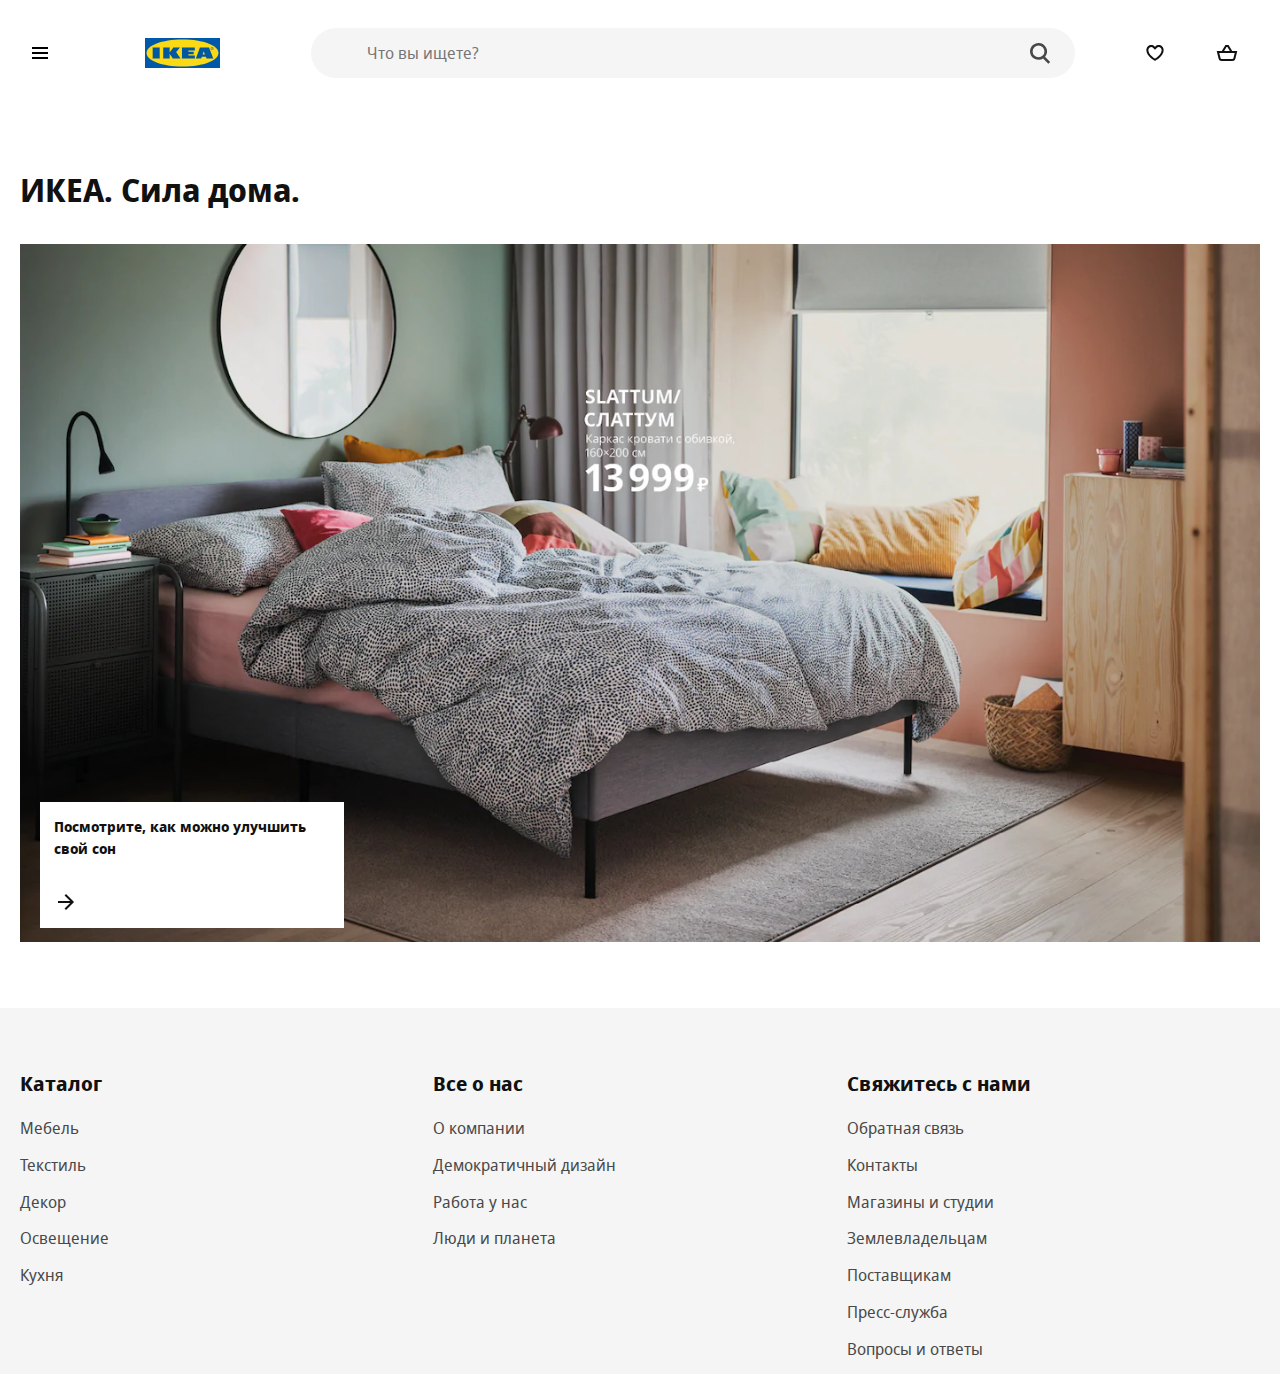
<file: index.html>
<!DOCTYPE html>
<html lang="en">
<head>
    <meta charset="UTF-8">
    <meta name="viewport"
          content="width=device-width, user-scalable=no, initial-scale=1.0, maximum-scale=1.0, minimum-scale=1.0">
    <meta http-equiv="X-UA-Compatible" content="ie=edge">
    <link rel="apple-touch-icon" sizes="180x180" href="favicon/apple-touch-icon.png">
    <link rel="icon" type="image/png" sizes="32x32" href="favicon/favicon-32x32.png">
    <link rel="icon" type="image/png" sizes="16x16" href="favicon/favicon-16x16.png">
    <link rel="mask-icon" href="favicon/safari-pinned-tab.svg" color="#0058ab">
    <meta name="msapplication-TileColor" content="#0058ab">
    <meta name="theme-color" content="#0058ab">
    <title>ИКЕА - официальный интернет-магазин мебели - IKEA</title>
    <link rel="stylesheet" href="styles/styles.css">
    <script src="./scripts/index.js" defer type="module"></script>
    <script src="./scripts/test.js"></script>   
</head>
<body>
<!-- <header>
    <div class="container">
        <div class="header">
            <button class="btn btn-burger" aria-label="открыть меню">
                <svg focusable="false" class="svg-icon" width="24" height="24" viewBox="0 0 24 24" fill="none"
                     xmlns="http://www.w3.org/2000/svg">
                    <path fill-rule="evenodd" clip-rule="evenodd"
                          d="M20 8H4V6H20V8ZM20 13H4V11H20V13ZM20 18H4V16H20V18Z"></path>
                </svg>
            </button>
            <a href="index.html" class="logo">
                <img src="image/ikea-logo.svg" alt="Логотип">
            </a>
            <form class="search" method="get" action="goods.html">
                <input type="search" name="s" maxlength="150" class="search-input" spellcheck="false"
                       aria-label="Искать товары, новинки и вдохновение"
                       aria-placeholder="Искать товары, новинки и вдохновение" placeholder="Что вы ищете?"
                       autocapitalize="off" autocomplete="off" autocorrect="off">
                <button type="submit" class="btn search-btn" aria-label="найти"></button>
            </form>
            <a href="goods.html?cat=wishlist" class="btn btn-wishlist">
                <svg focusable="false" class="svg-icon" width="24" height="24" viewBox="0 0 24 24" fill="none"
                     xmlns="http://www.w3.org/2000/svg">
                    <path fill-rule="evenodd" clip-rule="evenodd"
                          d="M12.336 5.52055C14.2336 3.62376 17.3096 3.62401 19.2069 5.52129C20.2067 6.52115 20.6796 7.85005 20.6259 9.15761C20.6151 12.2138 18.4184 14.8654 16.4892 16.6366C15.4926 17.5517 14.5004 18.2923 13.7593 18.8036C13.3879 19.0598 13.0771 19.2601 12.8574 19.3973C12.7475 19.466 12.6601 19.519 12.5992 19.5555C12.5687 19.5737 12.5448 19.5879 12.5279 19.5978L12.5079 19.6094L12.502 19.6129L12.5001 19.614C12.5001 19.614 12.4989 19.6147 11.9999 18.748C11.501 19.6147 11.5005 19.6144 11.5005 19.6144L11.4979 19.6129L11.4919 19.6094L11.472 19.5978C11.4551 19.5879 11.4312 19.5737 11.4007 19.5555C11.3397 19.519 11.2524 19.466 11.1425 19.3973C10.9227 19.2601 10.612 19.0598 10.2405 18.8036C9.49947 18.2923 8.50726 17.5517 7.51063 16.6366C5.58146 14.8654 3.38477 12.2139 3.37399 9.15765C3.32024 7.85008 3.79314 6.52117 4.79301 5.52129C6.69054 3.62376 9.76704 3.62376 11.6646 5.52129L11.9993 5.856L12.3353 5.52129L12.336 5.52055ZM11.9999 18.748L11.5005 19.6144L11.9999 19.9019L12.4989 19.6147L11.9999 18.748ZM11.9999 17.573C12.1727 17.462 12.384 17.3226 12.6236 17.1573C13.3125 16.6821 14.2267 15.9988 15.1366 15.1634C17.0157 13.4381 18.6259 11.2919 18.6259 9.13506V9.11213L18.627 9.08922C18.6626 8.31221 18.3844 7.52727 17.7926 6.9355C16.6762 5.81903 14.866 5.81902 13.7495 6.9355L13.7481 6.93689L11.9965 8.68166L10.2504 6.9355C9.13387 5.81903 7.3237 5.81903 6.20722 6.9355C5.61546 7.52727 5.33724 8.31221 5.3729 9.08922L5.37395 9.11213V9.13507C5.37395 11.2919 6.98418 13.4381 8.86325 15.1634C9.77312 15.9988 10.6874 16.6821 11.3762 17.1573C11.6159 17.3226 11.8271 17.462 11.9999 17.573Z"></path>
                </svg>
            </a>
            <a href="cart.html" class="btn btn-cart">
                <svg focusable="false" class="svg-icon svg-cart" width="24" height="24" viewBox="0 0 24 24" fill="none"
                     xmlns="http://www.w3.org/2000/svg" style="display: block;">
                    <path fill-rule="evenodd" clip-rule="evenodd"
                          d="M10.9994 4H10.4373L10.1451 4.48017L6.78803 9.99716H3.00001H1.71924L2.02987 11.2397L3.65114 17.7248C3.98501 19.0603 5.18497 19.9972 6.56157 19.9972L17.4385 19.9972C18.8151 19.9972 20.015 19.0603 20.3489 17.7248L21.9702 11.2397L22.2808 9.99716H21H17.2113L13.8539 4.48014L13.5618 4H12.9997H12.0004H10.9994ZM14.8701 9.99716L12.4376 6H12.0004H11.5615L9.12921 9.99716H14.8701ZM5.59142 17.2397L4.28079 11.9972H19.7192L18.4086 17.2397C18.2973 17.6849 17.8973 17.9972 17.4385 17.9972L6.56157 17.9972C6.1027 17.9972 5.70272 17.6849 5.59142 17.2397Z"></path>
                </svg>
            </a>
        </div>
    </div>
</header> -->
<main>
    <div class="container">
        <h1 class="main-header">ИКЕА. Сила дома.</h1>
        <aside class="offer">
            <a href="card.html#idd059">
                <picture>
                    <source srcset="image/b47e07ee97fd5f9bf030d258d462a945.webp" type="image/webp">
                    <img src="image/b47e07ee97fd5f9bf030d258d462a945.jpg" alt="СЛАТТУМ">
                </picture>

            </a>
            <a class="offer-extra" href="goods.html?subcat=Кровати">
                <p>Посмотрите, как можно улучшить свой сон</p>
                <svg focusable="false" viewBox="0 0 24 24" class="offer-arrow" aria-hidden="true">
                    <path fill-rule="evenodd" clip-rule="evenodd"
                          d="M19.2937 12.7074L20.0008 12.0003L19.2938 11.2932L12.0008 3.99927L10.5865 5.41339L16.1727 11.0003H4V13.0003H16.1723L10.5855 18.5868L11.9996 20.0011L19.2937 12.7074Z"></path>
                </svg>
            </a>
        </aside>
    </div>
</main>
<!-- <footer>
    <div class="container">
        <div class="footer">
            <div class="footer-catalog">
                <h2 class="footer-header">Каталог</h2>
                <ul>
                    <li class="footer-list"><a href="goods.html?cat=Мебель">Мебель</a></li>
                    <li class="footer-list"><a href="goods.html?cat=Кухня">Кухня</a></li>
                    <li class="footer-list"><a href="goods.html?cat=Текстиль">Текстиль</a></li>
                    <li class="footer-list"><a href="goods.html?cat=Освещение">Освещение</a></li>
                    <li class="footer-list"><a href="goods.html?cat=Декор">Декор</a></li>
                </ul>
            </div>
            <div class="footer-about">
                <h2 class="footer-header">Все о нас</h2>
                <ul>
                    <li class="footer-list"><a href="#">О компании</a></li>
                    <li class="footer-list"><a href="#">Демократичный дизайн</a></li>
                    <li class="footer-list"><a href="#">Работа у нас</a></li>
                    <li class="footer-list"><a href="#">Люди и планета</a></li>
                </ul>
            </div>
            <div class="footer-connection">
                <h2 class="footer-header">Свяжитесь с нами</h2>
                <ul>
                    <li class="footer-list"><a href="#">Обратная связь</a></li>
                    <li class="footer-list"><a href="#">Контакты</a></li>
                    <li class="footer-list"><a href="#">Магазины и студии</a></li>
                    <li class="footer-list"><a href="#">Землевладельцам</a></li>
                    <li class="footer-list"><a href="#">Поставщикам</a></li>
                    <li class="footer-list"><a href="#">Пресс-служба</a></li>
                    <li class="footer-list"><a href="#">Вопросы и ответы</a></li>
                </ul>
            </div>
        </div>
    </div>

</footer> -->

<!-- <div class="catalog">
    <button type="button" class="btn btn-close catalog-btn" id="hnf-menu-close-btn" aria-expanded="true"
            title="Закрыть меню" aria-label="Закрыть меню">
        <svg focusable="false" class="svg-icon" width="24" height="24" viewBox="0 0 24 24" fill="none"
             xmlns="http://www.w3.org/2000/svg">
            <path fill-rule="evenodd" clip-rule="evenodd"
                  d="M12.0002 13.4144L16.9499 18.3642L18.3642 16.9499L13.4144 12.0002L18.3642 7.05044L16.95 5.63623L12.0002 10.586L7.05044 5.63623L5.63623 7.05044L10.586 12.0002L5.63624 16.9499L7.05046 18.3642L12.0002 13.4144Z"></path>
        </svg>
    </button>
    <h2>Каталог</h2>
    <ul class="catalog-list">
        <li class="catalog-list__item active"><a href="goods.html?cat=Мебель">Мебель</a></li>
        <li class="catalog-list__item"><a href="goods.html?cat=Кухня">Кухня</a></li>
        <li class="catalog-list__item"><a href="goods.html?cat=Текстиль">Текстиль</a></li>
        <li class="catalog-list__item"><a href="goods.html?cat=Освещение">Освещение</a></li>
        <li class="catalog-list__item"><a href="goods.html?cat=Декор">Декор</a></li>
    </ul>


</div> -->

<!-- <div class="subcatalog">
    <button type="button" class="btn btn-return catalog-btn" aria-expanded="true" title="Закрыть меню"
            aria-label="Закрыть меню">
        <svg focusable="false" class="svg-icon  hnf-svg-icon" width="24" height="24" viewBox="0 0 24 24" fill="none"
             xmlns="http://www.w3.org/2000/svg">
            <path fill-rule="evenodd" clip-rule="evenodd"
                  d="M4.70613 11.2927L3.99902 11.9997L4.70606 12.7069L11.999 20.0008L13.4133 18.5867L7.82744 13.0001H19.9999V11.0001H7.82729L13.4144 5.41328L12.0002 3.99902L4.70613 11.2927Z"></path>
        </svg>
    </button>
    <h3 class="subcatalog-header"><a href="goods.html?cat=Мебель"></a></h3>
    <ul class="subcatalog-list">
        <li class="subcatalog-list__item"><a href="goods.html?subcat=Диваны">Диваны</a></li>
        <li class="subcatalog-list__item"><a href="goods.html?subcat=Кресла">Кресла</a></li>
        <li class="subcatalog-list__item"><a href="goods.html?subcat=Книжные шкафы">Книжные шкафы</a></li>
        <li class="subcatalog-list__item"><a href="goods.html?subcat=Стеллажи">Стеллажи</a></li>
        <li class="subcatalog-list__item"><a href="goods.html?subcat=Шкаф для ТВ">Шкаф для ТВ</a></li>
        <li class="subcatalog-list__item"><a href="goods.html?subcat=Кровати">Кровати</a></li>
        <li class="subcatalog-list__item"><a href="goods.html?subcat=Комоды">Комоды</a></li>
        <li class="subcatalog-list__item"><a href="goods.html?subcat=Столы">Столы</a></li>
        <li class="subcatalog-list__item"><a href="goods.html?subcat=Письменные столы">Письменные столы</a></li>
        <li class="subcatalog-list__item">
            <a href="goods.html?subcat=Стулья для письменного стола">Стулья для письменного стола</a></li>
    </ul>
</div> -->

<div class="overlay"></div>

<!-- <script src="./scripts/generateHeader.js"></script> -->
<!-- <script src="./scripts/generateCatalog.js"></script>
<script src="./scripts/generateSubCatalog.js"></script>
<script src="./scripts/generateFooter.js"></script>
<script src="./scripts/index.js" type="module"></script> -->
</body>
</html>
</file>
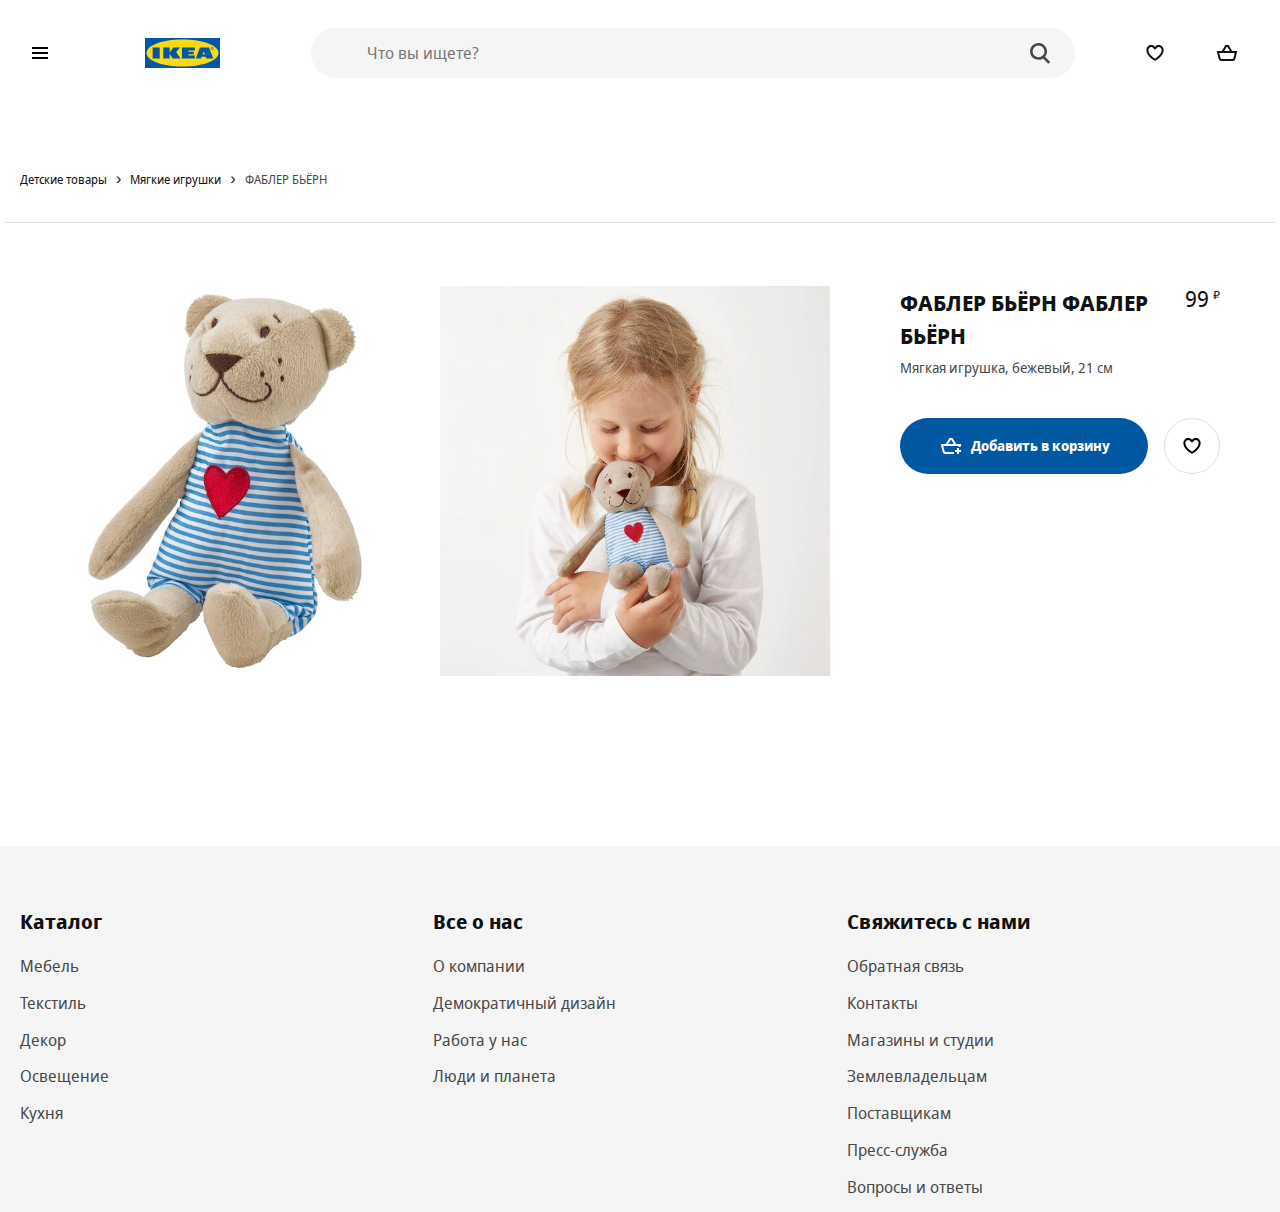
<file: card.html>
<!DOCTYPE html>
<html lang="en">
<head>
	<meta charset="UTF-8">
	<meta name="viewport" content="width=device-width, user-scalable=no, initial-scale=1.0, maximum-scale=1.0, minimum-scale=1.0">
	<meta http-equiv="X-UA-Compatible" content="ie=edge">
	<link rel="apple-touch-icon" sizes="180x180" href="favicon/apple-touch-icon.png">
	<link rel="icon" type="image/png" sizes="32x32" href="favicon/favicon-32x32.png">
	<link rel="icon" type="image/png" sizes="16x16" href="favicon/favicon-16x16.png">
	<link rel="mask-icon" href="favicon/safari-pinned-tab.svg" color="#0058ab">
	<meta name="msapplication-TileColor" content="#0058ab">
	<meta name="theme-color" content="#0058ab">
	<title>Детские игрушки - IKEA</title>
	<link rel="stylesheet" href="styles/styles.css">
	<script src="./scripts/index.js" defer type="module"></script>
</head>
<body>
<main>
	<div class="container">
		<div class="breadcrumb">
			<nav role="navigation" aria-label="Breadcrumb" class="breadcrumb__nav">
				<ul class="breadcrumb__list">

					<li class="breadcrumb__list-item">
						<a href="goods.html?cat=Детские товары" class="breadcrumb__link"><span>Детские товары</span></a>
					</li>

					<li class="breadcrumb__list-item">
						<a href="goods.html?cat=Мягкие игрушки" class="breadcrumb__link"><span>Мягкие игрушки</span></a>
					</li>

					<li class="breadcrumb__list-item">
						<a href="#" class="breadcrumb__link"><span>ФАБЛЕР БЬЁРН</span></a>
					</li>

				</ul>
			</nav>
		</div>

		<div class="good wrapper">
			<div class="good-images">
				<div class="good-image__item">
					<img src="image/fabler-byorn-myagkaya-igrushka-bezhevyy__0710165_PE727396_S5.jpg" alt="">
				</div>
				<div class="good-image__item">
					<img src="image/fabler-byorn-myagkaya-igrushka-bezhevyy__0876865_PE611124_S5.jpg" alt="">
				</div>
			</div>
			<div class="good-item"> <!-- not-in-stock - нет в наличии-->
				<p class="good-item__new">Новинка</p>

				<div class="good-item__section">
					<div>
						<h2 class="good-item__header">ФАБЛЕР БЬЁРН ФАБЛЕР БЬЁРН</h2>
						<p class="good-item__description">Мягкая игрушка, бежевый, 21 см</p>

					</div>
					<p class="good-item__price">
						<span class="good-item__empty">Нет в наличии</span>
						<span class="good-item__price-value">99</span>
						<span class="good-item__currency">₽</span>
					</p>

				</div>
				<div class="good-item__buttons">
					<button type="button" class="btn btn-good" data-idd="idd001">
						<svg focusable="false" viewBox="0 0 24 24" class="btn-good-svg" aria-hidden="true">
							<path fill-rule="evenodd" clip-rule="evenodd" d="M10.4372 4H10.9993H12.0003H12.9996H13.5616L13.8538 4.48014L17.2112 9.99713H21H22.2806L21.9702 11.2396L21.5303 13H19.4688L19.7194 11.9971H4.28079L5.59143 17.2397C5.70272 17.6848 6.1027 17.9971 6.56157 17.9971H15V19.9971H6.56157C5.18496 19.9971 3.98502 19.0602 3.65114 17.7247L2.02987 11.2397L1.71924 9.99713H3.00002H6.78793L10.145 4.48017L10.4372 4ZM12.4375 6L14.87 9.99713H9.12911L11.5614 6H12.0003H12.4375ZM17.9961 16V14H19.9961V16H21.9961V18H19.9961V20H17.9961V18H15.9961V16H17.9961Z"></path>
						</svg>

						<span class="btn-good__label">Добавить в корзину</span>
					</button>
					<button type="button" class="btn btn-add-wishlist" data-idd="idd001">
						<svg focusable="false" viewBox="0 0 24 24" class="btn-add-wishlist__svg" aria-hidden="true">
							<path fill-rule="evenodd" clip-rule="evenodd" d="M12.336 5.52055C14.2336 3.62376 17.3096 3.62401 19.2069 5.52129C20.2067 6.52115 20.6796 7.85005 20.6259 9.15761C20.6151 12.2138 18.4184 14.8654 16.4892 16.6366C15.4926 17.5517 14.5004 18.2923 13.7593 18.8036C13.3879 19.0598 13.0771 19.2601 12.8574 19.3973C12.7475 19.466 12.6601 19.519 12.5992 19.5555C12.5687 19.5737 12.5448 19.5879 12.5279 19.5978L12.5079 19.6094L12.502 19.6129L12.5001 19.614C12.5001 19.614 12.4989 19.6147 11.9999 18.748C11.501 19.6147 11.5005 19.6144 11.5005 19.6144L11.4979 19.6129L11.4919 19.6094L11.472 19.5978C11.4551 19.5879 11.4312 19.5737 11.4007 19.5555C11.3397 19.519 11.2524 19.466 11.1425 19.3973C10.9227 19.2601 10.612 19.0598 10.2405 18.8036C9.49947 18.2923 8.50726 17.5517 7.51063 16.6366C5.58146 14.8654 3.38477 12.2139 3.37399 9.15765C3.32024 7.85008 3.79314 6.52117 4.79301 5.52129C6.69054 3.62376 9.76704 3.62376 11.6646 5.52129L11.9993 5.856L12.3353 5.52129L12.336 5.52055ZM11.9999 18.748L11.5005 19.6144L11.9999 19.9019L12.4989 19.6147L11.9999 18.748ZM11.9999 17.573C12.1727 17.462 12.384 17.3226 12.6236 17.1573C13.3125 16.6821 14.2267 15.9988 15.1366 15.1634C17.0157 13.4381 18.6259 11.2919 18.6259 9.13506V9.11213L18.627 9.08922C18.6626 8.31221 18.3844 7.52727 17.7926 6.9355C16.6762 5.81903 14.866 5.81902 13.7495 6.9355L13.7481 6.93689L11.9965 8.68166L10.2504 6.9355C9.13387 5.81903 7.3237 5.81903 6.20722 6.9355C5.61546 7.52727 5.33724 8.31221 5.3729 9.08922L5.37395 9.11213V9.13507C5.37395 11.2919 6.98418 13.4381 8.86325 15.1634C9.77312 15.9988 10.6874 16.6821 11.3762 17.1573C11.6159 17.3226 11.8271 17.462 11.9999 17.573Z"></path>
						</svg>
					</button>
				</div>

			</div>
		</div>


	</div>
</main>
</body>
</html>
</file>
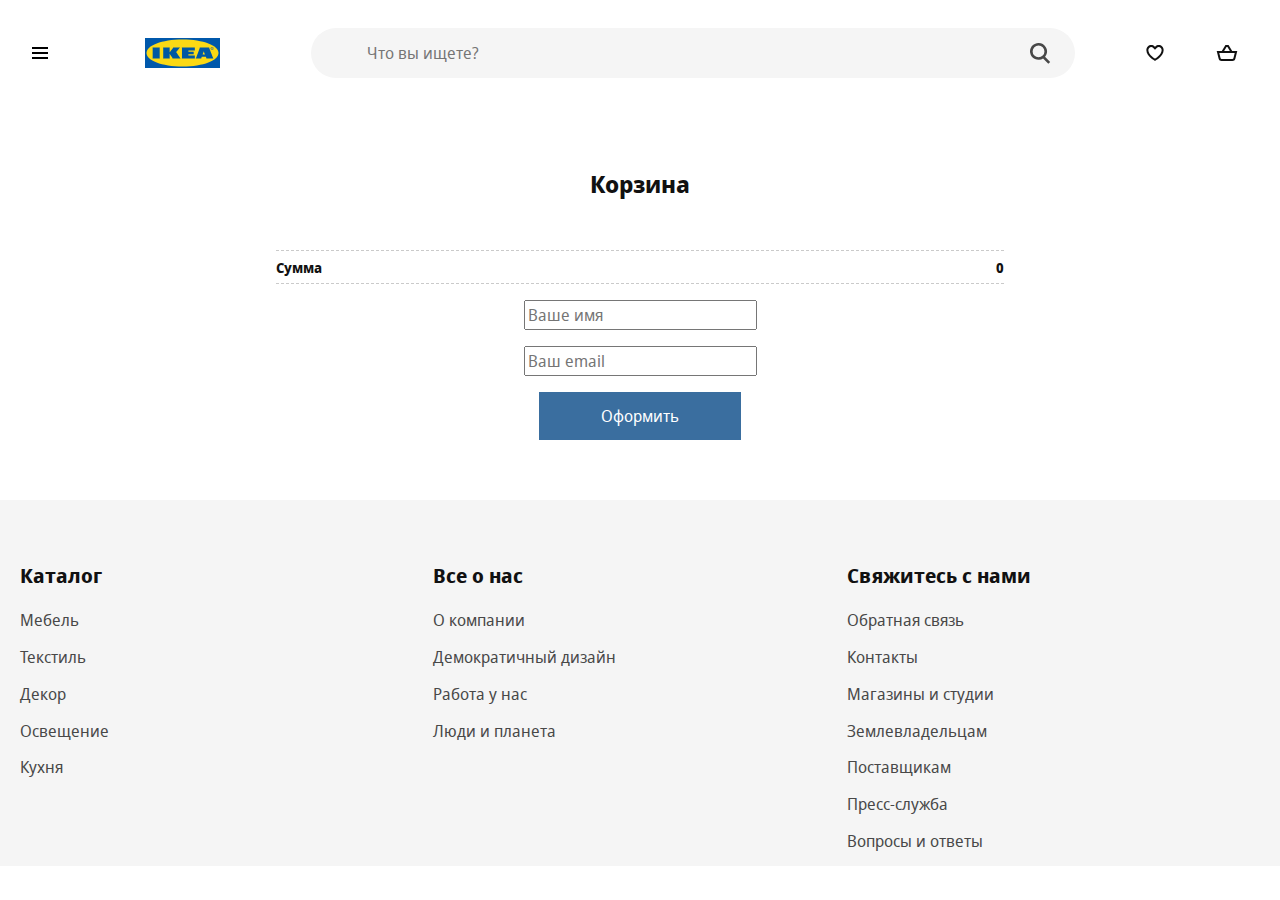
<file: cart.html>
<!DOCTYPE html>
<html lang="en">
<head>
	<meta charset="UTF-8">
	<meta name="viewport" content="width=device-width, user-scalable=no, initial-scale=1.0, maximum-scale=1.0, minimum-scale=1.0">
	<meta http-equiv="X-UA-Compatible" content="ie=edge">
	<link rel="apple-touch-icon" sizes="180x180" href="favicon/apple-touch-icon.png">
	<link rel="icon" type="image/png" sizes="32x32" href="favicon/favicon-32x32.png">
	<link rel="icon" type="image/png" sizes="16x16" href="favicon/favicon-16x16.png">
	<link rel="mask-icon" href="favicon/safari-pinned-tab.svg" color="#0058ab">
	<meta name="msapplication-TileColor" content="#0058ab">
	<meta name="theme-color" content="#0058ab">
	<title>Корзина - IKEA</title>
	<link rel="stylesheet" href="styles/styles.css">
	<script src="./scripts/index.js" defer type="module"></script>
</head>
<body>
<main>
	<div class="container cart-wrapper">
		<h2 class="cart-header">Корзина</h2>
		<ul class="cart-list">
			<li class="cart-item">
				<div class="product">
					<div class="product__image-container">
						<img src="https://secure.ikea.com/ru/ru/images/products/fabler-b-ern-magkaa-igruska__0710165_PE727396_S3.JPG" alt="IKEA ФАБЛЕР БЬЁРН Мягкая игрушка" aria-describedby="aria_product_description_40366083" itemprop="image">
					</div>
					<div class="product__description">
						<h3 class="product__name">
							<a href="card.html#idd001">ФАБЛЕР БЬЁРН</a></h3>
						<p class="product_description-text">Мягкая игрушка, бежевый, 21 см</p>
					</div>
					<div class="product__prices">
						<div class="product__price-type product__price-type-regular">
							<div>
								<div class="product__total product__total-regular">99.-</div>
								<!--    <div class="product__price-regular">99.-</div>  -->
							</div>
						</div>
					</div>
					<div class="product__controls">

						<div class="product-controls__remove">
							<button type="button" class="btn btn-remove">
								<img src="image/remove-thin-24.16c1cc7a.svg" alt="Удалить товар">
							</button>
						</div>
						<div class="product-controls__quantity">
							<select title="Выберите количество" aria-label="Выберите количество">
								<option value="1">1</option>
								<option value="2">2</option>
								<option value="3">3</option>
								<option value="4">4</option>
								<option value="5">5</option>

							</select>
						</div>
					</div>
				</div>
			</li>
			<li class="cart-item">
				<div class="product">
					<div class="product__image-container">
						<img src="https://secure.ikea.com/ru/ru/images/products/fabler-b-ern-magkaa-igruska__0710165_PE727396_S3.JPG" alt="IKEA ФАБЛЕР БЬЁРН Мягкая игрушка" aria-describedby="aria_product_description_40366083" itemprop="image">
					</div>
					<div class="product__description">
						<h3 class="product__name">
							<a href="card.html#idd001">ФАБЛЕР БЬЁРН</a></h3>
						<p class="product_description-text">Мягкая игрушка, бежевый, 21 см</p>
					</div>
					<div class="product__prices">
						<div class="product__price-type product__price-type-regular">
							<div>
								<div class="product__total product__total-regular">99.-</div>
								<!--    <div class="product__price-regular">99.-</div>  -->
							</div>
						</div>
					</div>
					<div class="product__controls">

						<div class="product-controls__remove">
							<button type="button" class="btn btn-remove">
								<img src="image/remove-thin-24.16c1cc7a.svg" alt="Удалить товар">
							</button>
						</div>
						<div class="product-controls__quantity">
							<select title="Выберите количество" aria-label="Выберите количество">
								<option value="1">1</option>
								<option value="2">2</option>
								<option value="3">3</option>
								<option value="4">4</option>
								<option value="5">5</option>

							</select>
						</div>
					</div>
				</div>
			</li>
			<li class="cart-item">
				<div class="product">
					<div class="product__image-container">
						<img src="https://secure.ikea.com/ru/ru/images/products/fabler-b-ern-magkaa-igruska__0710165_PE727396_S3.JPG" alt="IKEA ФАБЛЕР БЬЁРН Мягкая игрушка" aria-describedby="aria_product_description_40366083" itemprop="image">
					</div>
					<div class="product__description">
						<h3 class="product__name">
							<a href="card.html#idd001">ФАБЛЕР БЬЁРН</a></h3>
						<p class="product_description-text">Мягкая игрушка, бежевый, 21 см</p>
					</div>
					<div class="product__prices">
						<div class="product__price-type product__price-type-regular">
							<div>
								<div class="product__total product__total-regular">99.-</div>
								<!--    <div class="product__price-regular">99.-</div>  -->
							</div>
						</div>
					</div>
					<div class="product__controls">

						<div class="product-controls__remove">
							<button type="button" class="btn btn-remove">
								<img src="image/remove-thin-24.16c1cc7a.svg" alt="Удалить товар">
							</button>
						</div>
						<div class="product-controls__quantity">
							<select title="Выберите количество" aria-label="Выберите количество">
								<option value="1">1</option>
								<option value="2">2</option>
								<option value="3">3</option>
								<option value="4">4</option>
								<option value="5">5</option>

							</select>
						</div>
					</div>
				</div>
			</li>
		</ul>
		<div class="cart-total">
			<span class="cart-total-label">Сумма</span>
			<span class="cart-total-price">297.-</span>
		</div>

		<form id="form" class="cart-form">
			<label>
				<input type="text" name="name" placeholder="Ваше имя">
			</label>
			<label>
				<input type="email" name="email" placeholder="Ваш email">
			</label>
			<button type="submit" class="cart-checkout">Оформить</button>
		</form>
	</div>
</main>
</body>
</html>
</file>
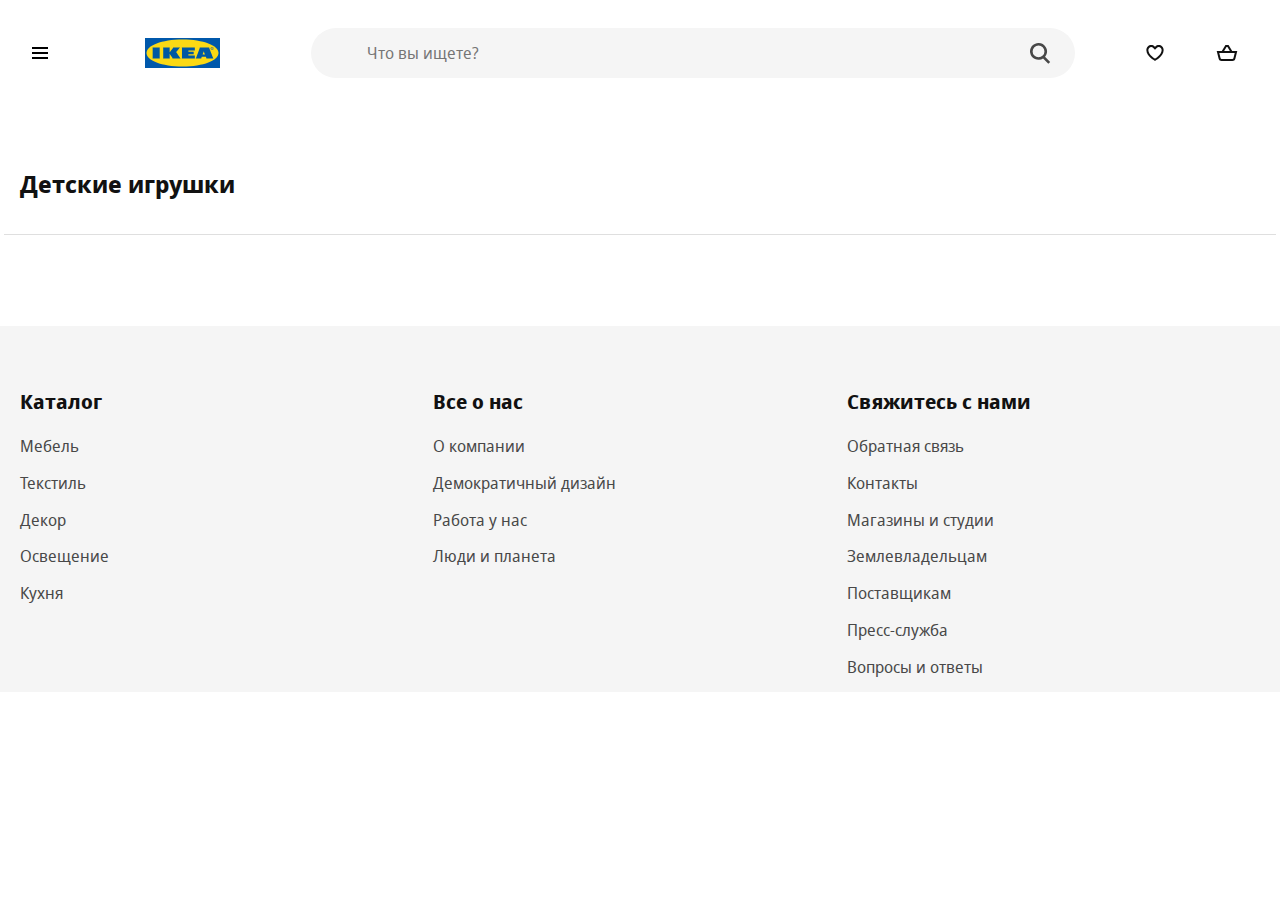
<file: goods.html>
<!DOCTYPE html>
<html lang="en">
<head>
	<meta charset="UTF-8">
	<meta name="viewport" content="width=device-width, user-scalable=no, initial-scale=1.0, maximum-scale=1.0, minimum-scale=1.0">
	<meta http-equiv="X-UA-Compatible" content="ie=edge">
	<link rel="apple-touch-icon" sizes="180x180" href="favicon/apple-touch-icon.png">
	<link rel="icon" type="image/png" sizes="32x32" href="favicon/favicon-32x32.png">
	<link rel="icon" type="image/png" sizes="16x16" href="favicon/favicon-16x16.png">
	<link rel="mask-icon" href="favicon/safari-pinned-tab.svg" color="#0058ab">
	<meta name="msapplication-TileColor" content="#0058ab">
	<meta name="theme-color" content="#0058ab">
	<title>Детские игрушки - IKEA</title>
	<link rel="stylesheet" href="styles/styles.css">
	<script src="./scripts/index.js" defer type="module"></script>
</head>
<body>
<main>
	<div class="container">
		<h2 class="main-header">Детские игрушки</h2>
		<div class="goods wrapper">
			<ul class="goods-list">
				<!-- <li class="goods-list__item">
					<a class="goods-item__link" href="card.html#idd001">
						<article class="goods-item">
							<div class="goods-item__img">
								<img src="https://www.ikea.com/ru/ru/images/products/fabler-byorn-myagkaya-igrushka-bezhevyy__0710165_PE727396_S5.JPG"
									 data-second-image="https://www.ikea.com/ru/ru/images/products/fabler-byorn-myagkaya-igrushka-bezhevyy__0876876_PE611263_S5.JPG" alt="ФАБЛЕР БЬЁРН">
							</div>
							<p class="goods-item__new">Новинка</p>
							<h3 class="goods-item__header">ФАБЛЕР БЬЁРН</h3>
							<p class="goods-item__description">Мягкая игрушка, бежевый, 21 см</p>
							<p class="goods-item__price">
								<span class="goods-item__price-value">99</span>
								<span class="goods-item__currency"> ₽</span>
							</p>
							<button class="btn btn-add-card" aria-label="Добравить в корзину" data-idd="idd001"></button>
						</article>
					</a>
				</li>
				<li class="goods-list__item">
					<a class="goods-item__link" href="card.html#idd001">
						<article class="goods-item">
							<div class="goods-item__img">
								<img src="https://www.ikea.com/ru/ru/images/products/fabler-byorn-myagkaya-igrushka-bezhevyy__0710165_PE727396_S5.JPG"
									 data-second-image="https://www.ikea.com/ru/ru/images/products/fabler-byorn-myagkaya-igrushka-bezhevyy__0876876_PE611263_S5.JPG" alt="ФАБЛЕР БЬЁРН">
							</div>
							<h3 class="goods-item__header">ФАБЛЕР БЬЁРН</h3>
							<p class="goods-item__description">Мягкая игрушка, бежевый, 21 см</p>
							<p class="goods-item__price">
								<span class="goods-item__price-value">99</span>
								<span class="goods-item__currency"> ₽</span>
							</p>
							<button class="btn btn-add-card" aria-label="Добравить в корзину" data-idd="idd001"></button>
						</article>
					</a>
				</li>
				<li class="goods-list__item">
					<a class="goods-item__link" href="card.html#idd001">
						<article class="goods-item">
							<div class="goods-item__img">
								<img src="https://www.ikea.com/ru/ru/images/products/fabler-byorn-myagkaya-igrushka-bezhevyy__0710165_PE727396_S5.JPG"
									 data-second-image="https://www.ikea.com/ru/ru/images/products/fabler-byorn-myagkaya-igrushka-bezhevyy__0876876_PE611263_S5.JPG" alt="ФАБЛЕР БЬЁРН">
							</div>
							<h3 class="goods-item__header">ФАБЛЕР БЬЁРН</h3>
							<p class="goods-item__description">Мягкая игрушка, бежевый, 21 см</p>
							<p class="goods-item__price">
								<span class="goods-item__price-value">99</span>
								<span class="goods-item__currency"> ₽</span>
							</p>
							<button class="btn btn-add-card" aria-label="Добравить в корзину" data-idd="idd001"></button>
						</article>
					</a>
				</li>
				<li class="goods-list__item">
					<a class="goods-item__link" href="card.html#idd001">
						<article class="goods-item">
							<div class="goods-item__img">
								<img src="https://www.ikea.com/ru/ru/images/products/fabler-byorn-myagkaya-igrushka-bezhevyy__0710165_PE727396_S5.JPG"
									 data-second-image="https://www.ikea.com/ru/ru/images/products/fabler-byorn-myagkaya-igrushka-bezhevyy__0876876_PE611263_S5.JPG" alt="ФАБЛЕР БЬЁРН">
							</div>
							<h3 class="goods-item__header">ФАБЛЕР БЬЁРН</h3>
							<p class="goods-item__description">Мягкая игрушка, бежевый, 21 см</p>
							<p class="goods-item__price">
								<span class="goods-item__price-value">99</span>
								<span class="goods-item__currency"> ₽</span>
							</p>
							<button class="btn btn-add-card" aria-label="Добравить в корзину" data-idd="idd001"></button>
						</article>
					</a>
				</li>
				<li class="goods-list__item">
					<a class="goods-item__link" href="card.html#idd001">
						<article class="goods-item">
							<div class="goods-item__img">
								<img src="https://www.ikea.com/ru/ru/images/products/fabler-byorn-myagkaya-igrushka-bezhevyy__0710165_PE727396_S5.JPG"
									 data-second-image="https://www.ikea.com/ru/ru/images/products/fabler-byorn-myagkaya-igrushka-bezhevyy__0876876_PE611263_S5.JPG" alt="ФАБЛЕР БЬЁРН">
							</div>
							<h3 class="goods-item__header">ФАБЛЕР БЬЁРН</h3>
							<p class="goods-item__description">Мягкая игрушка, бежевый, 21 см</p>
							<p class="goods-item__price">
								<span class="goods-item__price-value">99</span>
								<span class="goods-item__currency"> ₽</span>
							</p>
							<button class="btn btn-add-card" aria-label="Добравить в корзину" data-idd="idd001"></button>
						</article>
					</a>
				</li>
				<li class="goods-list__item">
					<a class="goods-item__link" href="card.html#idd001">
						<article class="goods-item">
							<div class="goods-item__img">
								<img src="https://www.ikea.com/ru/ru/images/products/fabler-byorn-myagkaya-igrushka-bezhevyy__0710165_PE727396_S5.JPG"
									 data-second-image="https://www.ikea.com/ru/ru/images/products/fabler-byorn-myagkaya-igrushka-bezhevyy__0876876_PE611263_S5.JPG" alt="ФАБЛЕР БЬЁРН">
							</div>
							<h3 class="goods-item__header">ФАБЛЕР БЬЁРН</h3>
							<p class="goods-item__description">Мягкая игрушка, бежевый, 21 см</p>
							<p class="goods-item__price">
								<span class="goods-item__price-value">99</span>
								<span class="goods-item__currency"> ₽</span>
							</p>
							<button class="btn btn-add-card" aria-label="Добравить в корзину" data-idd="idd001"></button>
						</article>
					</a>
				</li>
				<li class="goods-list__item">
					<a class="goods-item__link" href="card.html#idd001">
						<article class="goods-item">
							<div class="goods-item__img">
								<img src="https://www.ikea.com/ru/ru/images/products/fabler-byorn-myagkaya-igrushka-bezhevyy__0710165_PE727396_S5.JPG"
									 data-second-image="https://www.ikea.com/ru/ru/images/products/fabler-byorn-myagkaya-igrushka-bezhevyy__0876876_PE611263_S5.JPG" alt="ФАБЛЕР БЬЁРН">
							</div>
							<h3 class="goods-item__header">ФАБЛЕР БЬЁРН</h3>
							<p class="goods-item__description">Мягкая игрушка, бежевый, 21 см</p>
							<p class="goods-item__price">
								<span class="goods-item__price-value">99</span>
								<span class="goods-item__currency"> ₽</span>
							</p>
							<button class="btn btn-add-card" aria-label="Добравить в корзину" data-idd="idd001"></button>
						</article>
					</a>
				</li>
				<li class="goods-list__item">
					<a class="goods-item__link" href="card.html#idd001">
						<article class="goods-item">
							<div class="goods-item__img">
								<img src="https://www.ikea.com/ru/ru/images/products/fabler-byorn-myagkaya-igrushka-bezhevyy__0710165_PE727396_S5.JPG"
									 data-second-image="https://www.ikea.com/ru/ru/images/products/fabler-byorn-myagkaya-igrushka-bezhevyy__0876876_PE611263_S5.JPG" alt="ФАБЛЕР БЬЁРН">
							</div>
							<h3 class="goods-item__header">ФАБЛЕР БЬЁРН</h3>
							<p class="goods-item__description">Мягкая игрушка, бежевый, 21 см</p>
							<p class="goods-item__price">
								<span class="goods-item__price-value">99</span>
								<span class="goods-item__currency"> ₽</span>
							</p>
							<button class="btn btn-add-card" aria-label="Добравить в корзину" data-idd="idd001"></button>
						</article>
					</a>
				</li>
				<li class="goods-list__item">
					<a class="goods-item__link" href="card.html#idd001">
						<article class="goods-item">
							<div class="goods-item__img">
								<img src="https://www.ikea.com/ru/ru/images/products/fabler-byorn-myagkaya-igrushka-bezhevyy__0710165_PE727396_S5.JPG"
									 data-second-image="https://www.ikea.com/ru/ru/images/products/fabler-byorn-myagkaya-igrushka-bezhevyy__0876876_PE611263_S5.JPG" alt="ФАБЛЕР БЬЁРН">
							</div>
							<h3 class="goods-item__header">ФАБЛЕР БЬЁРН</h3>
							<p class="goods-item__description">Мягкая игрушка, бежевый, 21 см</p>
							<p class="goods-item__price">
								<span class="goods-item__price-value">99</span>
								<span class="goods-item__currency"> ₽</span>
							</p>
							<button class="btn btn-add-card" aria-label="Добравить в корзину" data-idd="idd001"></button>
						</article>
					</a>
				</li>
				<li class="goods-list__item">
					<a class="goods-item__link" href="card.html#idd001">
						<article class="goods-item">
							<div class="goods-item__img">
								<img src="https://www.ikea.com/ru/ru/images/products/fabler-byorn-myagkaya-igrushka-bezhevyy__0710165_PE727396_S5.JPG"
									 data-second-image="https://www.ikea.com/ru/ru/images/products/fabler-byorn-myagkaya-igrushka-bezhevyy__0876876_PE611263_S5.JPG" alt="ФАБЛЕР БЬЁРН">
							</div>
							<h3 class="goods-item__header">ФАБЛЕР БЬЁРН</h3>
							<p class="goods-item__description">Мягкая игрушка, бежевый, 21 см</p>
							<p class="goods-item__price">
								<span class="goods-item__price-value">99</span>
								<span class="goods-item__currency"> ₽</span>
							</p>
							<button class="btn btn-add-card" aria-label="Добравить в корзину" data-idd="idd001"></button>
						</article>
					</a>
				</li> -->

			</ul>
		</div>
	</div>
</main>
</body>
</html>
</file>
<file: styles/styles.css>
/*
* Prefixed by https://autoprefixer.github.io
* PostCSS: v7.0.29,
* Autoprefixer: v9.7.6
* Browsers: last 4 version
*/

@font-face {
	font-family: 'Noto Sans';
	src: local('Noto Sans Display Regular'), local('NotoSansDisplay-Regular'), url('../fonts/Notosansdisplayregular.woff2') format('woff2'), url('../fonts/Notosansdisplayregular.woff') format('woff');
	font-weight: 400;
	font-style: normal;
}

@font-face {
	font-family: 'Noto Sans';
	src: local('Noto Sans Display Italic'), local('NotoSansDisplay-Italic'), url('../fonts/Notosansdisplayitalic.woff2') format('woff2'), url('../fonts/Notosansdisplayitalic.woff') format('woff');
	font-weight: 400;
	font-style: italic;
}

@font-face {
	font-family: 'Noto Sans';
	src: local('Noto Sans Display Bold'), local('NotoSansDisplay-Bold'), url('../fonts/Notosansdisplaybold.woff2') format('woff2'), url('../fonts/Notosansdisplaybold.woff') format('woff');
	font-weight: 700;
	font-style: normal;
}

@font-face {
	font-family: 'Noto Sans';
	src: local('Noto Sans Display Bold Italic'), local('NotoSansDisplay-BoldItalic'), url('../fonts/Notosansdisplaybolditalic.woff2') format('woff2'), url('../fonts/Notosansdisplaybolditalic.woff') format('woff');
	font-weight: 700;
	font-style: italic;
}

html {
	-webkit-box-sizing: border-box;
	box-sizing: border-box;
}

*,
*::before,
*::after {
	-webkit-box-sizing: inherit;
	box-sizing: inherit;
}

body {
	min-width: 320px;
	margin: 0;

	background-color: #fff; /*под проект*/
	font-family: Noto Sans, Arial, sans-serif; /*в "" свой шрифт под проект*/

	font-size: 16px;
	color: #111;
	line-height: 1.5;
	-webkit-font-smoothing: subpixel-antialiased;
}

button, input {
	font: inherit;
}

button {
	cursor: pointer;
}

img {
	max-width: 100%;
	width: 100%;
	height: auto;
}

a {
	text-decoration: none;
	color: inherit;
}

ul {
	list-style: none;
	padding: 0;
	margin: 0;
}

h1, h2, h3, p {
	padding: 0;
	margin: 0;
}

/* container */

.container {
	max-width: 100rem;
	margin: 0 auto;
	padding: 0 1.25rem;
}

.visually-hidden {
	position: absolute !important;
	clip: rect(1px 1px 1px 1px);
	clip: rect(1px, 1px, 1px, 1px);
	padding: 0 !important;
	border: 0 !important;
	height: 1px !important;
	width: 1px !important;
	overflow: hidden;
}

/* при работе с float */

.clearfix::after {
	content: "";
	display: table;
	clear: both;
}

header {
	margin-bottom: 3.75rem;
}

.header {
	display: -ms-grid;
	display: grid;
	grid-gap: 1.25rem;
	-ms-grid-columns: 2fr 1.25rem 2fr 1.25rem 16fr 1.25rem 1fr 1.25rem 1fr;
	grid-template-columns: 2fr 2fr 16fr 1fr 1fr;
	-webkit-box-align: center;
	-ms-flex-align: center;
	align-items: center;
	padding: 1.75rem 0;
}

footer {
	background-color: #f5f5f5;
	margin-top: 3.75rem;
	padding: 3.75rem 0 0 0;
}

.footer {
	display: -ms-grid;
	display: grid;
	-ms-grid-columns: 1fr 1fr 1fr;
	grid-template-columns: 1fr 1fr 1fr;
}

.main-header {
	margin-bottom: 1.875rem
}

.btn {
	background-color: transparent;
	outline: transparent;
	border-radius: 50%;
	width: 40px;
	height: 40px;
	display: -webkit-box;
	display: -ms-flexbox;
	display: flex;
	-webkit-box-align: center;
	-ms-flex-align: center;
	align-items: center;
	-webkit-box-pack: center;
	-ms-flex-pack: center;
	justify-content: center;
	border: 1px solid transparent;
}

.btn:hover {
	background-color: #f5f5f5;
	color: #111;
}

.svg-icon {
	fill: currentColor;
}

.logo {
	text-align: center;
	width: 75px;
	height: 30px;

}

.search {
	position: relative;
	-webkit-box-flex: 1;
	-ms-flex-positive: 1;
	flex-grow: 1;
	height: 50px;
	margin: 0 40px;
}

.search-input {
	-webkit-appearance: none;
	-moz-appearance: none;
	appearance: none;
	background-color: #f5f5f5;
	display: block;
	appearance: none;
	width: 100%;
	height: 100%;
	padding: .5rem 3.5rem;
	margin: 0 auto;
	line-height: 1.5;
	border: 0;
	border-radius: 50em;
	outline: 0;
	-webkit-box-shadow: none;
	box-shadow: none;
	-webkit-transition: background .2s;
	-o-transition: background .2s;
	transition: background .2s;
}

.search-btn {
	position: absolute;
	top: 0.9rem;
	right: 0.9rem;
	background-image: url("data:image/svg+xml;charset=utf-8,%3Csvg width='16' height='17' fill='%23484848' xmlns='http://www.w3.org/2000/svg'%3E%3Cpath fill-rule='evenodd' clip-rule='evenodd' d='M6.5 11a4.5 4.5 0 110-9 4.5 4.5 0 010 9zm4.968-.307a6.5 6.5 0 10-1.514 1.315l3.996 3.996 1.414-1.414-3.896-3.897z'/%3E%3C/svg%3E");
	background-repeat: no-repeat;
	background-size: contain;
	width: 2.5rem;
	height: 1.5rem;
	background-position: center;
}

.offer {
	position: relative;
}

.offer-extra {
	position: absolute;
	padding: .9rem;
	color: #111;
	left: 1.25rem;
	bottom: 1.25rem;
	display: -webkit-box;
	display: -ms-flexbox;
	display: flex;
	background: #fff;
	-webkit-box-orient: vertical;
	-webkit-box-direction: normal;
	-ms-flex-direction: column;
	flex-direction: column;
	-webkit-box-align: start;
	-ms-flex-align: start;
	align-items: flex-start;
	max-width: 19rem;
	min-width: 13rem;
	font-size: .9rem;
	line-height: 1.5;
	font-weight: bold;
	word-break: break-word;
}

.offer-arrow {
	display: inline-block;
	height: 1.5rem;
	width: 1.5rem;
	vertical-align: middle;
	fill: currentColor;
	margin-top: 1.875rem;

}


.footer-header {
	line-height: 2rem;
	font-size: 1.25rem;
	padding: 0 0 1rem 0;

}

.footer-list {
	margin-bottom: .8rem;
}

.footer-list > a {
	color: #484848;
}

.footer-list > a:hover {
	color: #111;
	text-decoration: underline;
}

.catalog {
	position: fixed;
	z-index: 999;
	top: 0;
	left: -100%;
	bottom: 0;
	background-color: #fff;
	overflow-y: auto;
	overflow-x: hidden;
	-webkit-transition: left 0.2s 0s;
	-o-transition: left 0.2s 0s;
	transition: left 0.2s 0s;
	width: 20rem;
	padding: 6rem 4rem 3rem;

}

.catalog.open {
	left: 0;
}

.catalog-btn {
	position: absolute;
	top: 3rem;
	left: 3rem;
}

.catalog-list__item,
.subcatalog-list__item {
	cursor: pointer;
	color: #111;


}

.catalog-list__item a,
.subcatalog-list__item a {
	text-decoration: underline;
	display: block;
}

.catalog-list__item a {
	padding: .5rem 1.5rem .5rem 0;
}

.subcatalog-list__item a {
	padding: .5rem 0;
}

.catalog-list__item:hover a,
.subcatalog-list__item:hover a {
	text-decoration: underline;
}

.catalog-list__item.active {
	background-repeat: no-repeat;
	background-position: right 0 center;
	background-image: url('data:image/svg+xml;utf8,<svg width="24" height="24" viewBox="0 0 24 24" fill="none" xmlns="http://www.w3.org/2000/svg"><path fill-rule="evenodd" clip-rule="evenodd" d="M15.5996 11.9999L9.81456 17.7857L8.40026 16.3716L12.7714 11.9999L8.40026 7.62823L9.81457 6.21411L15.5996 11.9999Z" fill="%23959595"/></svg>');
}

.subcatalog {
	position: fixed;
	z-index: 998;
	top: 0;
	left: -100%;
	bottom: 0;
	background-color: #fff;
	overflow-y: auto;
	overflow-x: hidden;
	-webkit-transition: left, right 0.2s 0s;
	-o-transition: left, right 0.2s 0s;
	transition: left, right 0.2s 0s;
	width: 25rem;
	padding: 6rem 4rem 3rem;
	border-left: 2px solid #ccc;
}

.subcatalog.subopen {
	left: 20rem;
	display: block;
}

.overlay {
	display: block;
	position: fixed;
	z-index: 899;
	top: 0;
	bottom: 0;
	right: 0;
	left: 0;
	background-color: black;
	-webkit-transition: all .2s ease;
	-o-transition: all .2s ease;
	transition: all .2s ease;
	opacity: 0;
	pointer-events: none;
}

.overlay.active {
	opacity: 0.25;
	pointer-events: all;
}


.wrapper {
	position: relative;
	margin-top: 4rem;
}

.wrapper:before {
	content: '';
	width: calc(100% + 2rem);
	display: block;
	position: absolute;
	top: -2rem;
	z-index: 99;
	margin: 0 -1rem;
	border-bottom: 1px solid #dfdfdf;
}

.good {
	display: -ms-grid;
	display: grid;
	-ms-grid-columns: minmax(0, 1fr) 1.25rem minmax(0, 1fr) 1.25rem minmax(0, 1fr) 1.25rem minmax(0, 1fr) 1.25rem minmax(0, 1fr) 1.25rem minmax(0, 1fr) 1.25rem minmax(0, 1fr) 1.25rem minmax(0, 1fr) 1.25rem minmax(0, 1fr) 1.25rem minmax(0, 1fr) 1.25rem minmax(0, 1fr) 1.25rem minmax(0, 1fr);
	grid-template-columns: repeat(12, minmax(0, 1fr));
	grid-column-gap: 1.25rem;
	padding-top: 2rem;
}

.good-images {
	display: -webkit-box;
	display: -ms-flexbox;
	display: flex;
	-ms-flex-wrap: wrap;
	flex-wrap: wrap;
	-ms-grid-column: 1;
	grid-column-start: 1;
	-ms-grid-column-span: 8;
	grid-column-end: 9;
	-ms-flex-pack: distribute;
	justify-content: space-around;


}

.good-image__item {
	width: calc(50% - 1.25rem);
	margin-left: .625rem;
	margin-right: .625rem;
	min-height: 500px;
}


.good-item {
	-ms-grid-column: 9;
	grid-column-start: 9;
	-ms-grid-column-span: 4;
	grid-column-end: 13;
	padding: 0 2.5rem;
}

.good-item__section {
	margin-bottom: 2.5rem;
}

.good-item__new {
	display: none;
}


.good-item__empty {
	display: none;
}

.not-in-stock .good-item__empty {
	display: block;
}

.not-in-stock .btn-good {
	display: none;
}

.good-item__header {
	font-size: 1.375rem;
	line-height: 1.5;
	font-weight: 700;
	text-transform: uppercase;
	margin-bottom: .3rem;
}

.good-item__description {
	line-height: 1.5;
	letter-spacing: 0;
	font-weight: 400;
	color: #484848;
	font-size: .875rem;
}

.good-item__price {
	white-space: nowrap;
	text-align: right;
}

.good-item__section {
	display: -webkit-box;
	display: -ms-flexbox;
	display: flex;
	-webkit-box-pack: justify;
	-ms-flex-pack: justify;
	justify-content: space-between;
}

.good-item__price-value {
	line-height: 1.1875;
	font-size: 1.375rem;
}

.good-item__currency {
	line-height: .9;
	font-size: .6875rem;
	vertical-align: text-top;
}

.not-in-stock .good-item__price-value,
.not-in-stock .good-item__currency {
	display: none;
}

.good-item__buttons {
	display: -webkit-box;
	display: -ms-flexbox;
	display: flex;
	-webkit-box-pack: justify;
	-ms-flex-pack: justify;
	justify-content: space-between;
	-webkit-box-align: center;
	-ms-flex-align: center;
	align-items: center;
	width: 100%;
}

.btn-good {
	margin-right: 1rem;
	-webkit-box-flex: 1;
	-ms-flex-positive: 1;
	flex-grow: 1;
	-ms-flex-negative: 1;
	flex-shrink: 1;
	position: relative;
	background: #0058a3;
	color: #fff;
	border-radius: 52px;
	padding: 0 2rem;
	display: -webkit-box;
	display: -ms-flexbox;
	display: flex;
	height: 3.5rem;
	-webkit-box-align: center;
	-ms-flex-align: center;
	align-items: center;
}

.btn-good-svg {
	margin-right: .5rem;
	vertical-align: top;
	-ms-flex-negative: 0;
	flex-shrink: 0;
	display: inline-block;
	height: 1.5rem;
	width: 1.5rem;
	fill: #fff;
}

.btn-good:hover {
	color: #0058a3;
}

.btn-good:hover .btn-good-svg {
	fill: #0058a3;
}

.btn-good__label {
	text-align: center;
	border: 0;
	font-weight: 700;
	font-size: .875rem;
	line-height: 1.42857;
}

.btn-add-wishlist {
	background: rgba(0, 0, 0, 0);
	color: #111;
	border-radius: 40px;
	padding: 0 .9375rem;
	border: 1px solid #dfdfdf;
	height: 3.5rem;
	width: 3.5rem;
	margin-left: auto;
}

.btn-add-wishlist__svg {
	height: 1.5rem;
	width: 1.5rem;

}

.btn-add-wishlist:hover .btn-add-wishlist__svg {
	fill: red;
}

.btn-add-wishlist.contains-wishlist .btn-add-wishlist__svg {
	fill: red;

}

.btn-add-wishlist:hover.contains-wishlist .btn-add-wishlist__svg {
	fill: black;
}


.goods-list {
	display: -ms-grid;
	display: grid;
	grid-template-columns: repeat(4, 1fr);
}

.goods-list__item {
	margin-bottom: 2rem;
	padding: 0.5rem;
}


.goods-item {
	position: relative;
	display: -webkit-box;
	display: -ms-flexbox;
	display: flex;
	-webkit-box-orient: vertical;
	-webkit-box-direction: normal;
	-ms-flex-direction: column;
	flex-direction: column;
	-webkit-box-pack: justify;
	-ms-flex-pack: justify;
	justify-content: space-between;
	height: 100%;
}

.goods-item__img {
	height: 380px;
	display: table-cell;
	vertical-align: middle
}


.btn-add-card {
	position: absolute;
	opacity: 0;
	-webkit-transition: opacity 0.2s 0s;
	-o-transition: opacity 0.2s 0s;
	transition: opacity 0.2s 0s;
	right: 1rem;
	bottom: 0.5rem;
	background-color: rgb(0, 88, 163);
	border: 1px solid rgb(0, 88, 163);
	background-repeat: no-repeat;
	background-position: center;
	background-image: url("data:image/svg+xml;utf8,<svg width='24' height='24' xmlns='http://www.w3.org/2000/svg' viewBox='0 0 24 24'><path fill-rule='evenodd' clip-rule='evenodd' d='M10.4372 4H10.9993H12.0003H12.9996H13.5616L13.8538 4.48014L17.2112 9.99713H21H22.2806L21.9702 11.2396L21.5303 13H19.4688L19.7194 11.9971H4.28079L5.59143 17.2397C5.70272 17.6848 6.1027 17.9971 6.56157 17.9971H15V19.9971H6.56157C5.18496 19.9971 3.98502 19.0602 3.65114 17.7247L2.02987 11.2397L1.71924 9.99713H3.00002H6.78793L10.145 4.48017L10.4372 4ZM12.4375 6L14.87 9.99713H9.12911L11.5614 6H12.0003H12.4375ZM17.9961 16V14H19.9961V16H21.9961V18H19.9961V20H17.9961V18H15.9961V16H17.9961Z' fill='white' /></svg>");
}

.btn-add-card:hover {
	background-color: rgb(255, 255, 255);
	background-image: url("data:image/svg+xml;utf8,<svg width='24' height='24' xmlns='http://www.w3.org/2000/svg' viewBox='0 0 24 24'><path fill-rule='evenodd' clip-rule='evenodd' d='M10.4372 4H10.9993H12.0003H12.9996H13.5616L13.8538 4.48014L17.2112 9.99713H21H22.2806L21.9702 11.2396L21.5303 13H19.4688L19.7194 11.9971H4.28079L5.59143 17.2397C5.70272 17.6848 6.1027 17.9971 6.56157 17.9971H15V19.9971H6.56157C5.18496 19.9971 3.98502 19.0602 3.65114 17.7247L2.02987 11.2397L1.71924 9.99713H3.00002H6.78793L10.145 4.48017L10.4372 4ZM12.4375 6L14.87 9.99713H9.12911L11.5614 6H12.0003H12.4375ZM17.9961 16V14H19.9961V16H21.9961V18H19.9961V20H17.9961V18H15.9961V16H17.9961Z' fill='rgb(0, 88, 163)' /></svg>");

}

.goods-item:hover .btn-add-card {
	opacity: 1;
}

.goods-item__header {
	margin-top: auto;
	margin-bottom: 1rem;
}

.goods-item__new {
	line-height: 1.42857;
	color: #ca5008;
	font-weight: 700;
	font-size: 0.8rem;
}

.goods-item__link {
	display: block;
	height: 100%;
}

.goods-item__description {
	margin-bottom: 1rem;
	font-size: .875rem;
	line-height: 1.42857;
}

.goods-item__price {
	min-height: calc(40px + 0.5rem);
	padding-bottom: 0.5rem;
	font-weight: 700;
}

.goods-item__price-value {
	font-size: 1.375rem;
}

.goods-item__currency {
	line-height: .9;
	font-size: .6875rem;
	vertical-align: text-top;
}


.breadcrumb__list-item {
	display: inline;
}

.breadcrumb__list-item:after {
	content: "\0203A";
	display: inline;
	margin: 0 .3125rem;
	font-size: 1rem;
	line-height: 1.125;
}

.breadcrumb__list-item:last-child:after {
	content: "";
}

.breadcrumb__link {
	font-size: .75rem;
	line-height: 1.5;
	font-weight: 400;
	vertical-align: middle;
}

.breadcrumb__list-item:last-child .breadcrumb__link {
	color: #484848;
	pointer-events: none;
	cursor: auto;
}

.cart-wrapper {
	max-width: 768px;
}

.cart-header {
	text-align: center;
}

.product {
	display: -ms-grid;
	display: grid;
	-ms-grid-columns: 152px 4fr 6fr;
	grid-template-columns: 152px 4fr 6fr;
	-ms-grid-rows: auto;
	grid-template-rows: auto;
	font-size: .81rem;
	line-height: 1.385;
}

.product > *:nth-child(1) {
	-ms-grid-row: 1;
	-ms-grid-column: 1;
}

.product > *:nth-child(2) {
	-ms-grid-row: 1;
	-ms-grid-column: 2;
}

.product > *:nth-child(3) {
	-ms-grid-row: 1;
	-ms-grid-column: 3;
}

.product__image-container {
	-ms-grid-column: 1;
	grid-column: 1;
	-ms-grid-row: 1;
	-ms-grid-row-span: 2;
	grid-row: 1/3;
	padding-right: 1rem;
}

.product__description {
	-ms-grid-column: 2;
	grid-column: 2;
	-ms-grid-row: 1;
	grid-row: 1;
}

.product__name {
	font-size: 1.2rem;
	margin-bottom: .5rem;
	font-weight: 700;
	text-transform: uppercase;
	word-break: break-word;
}

.product__prices {
	-ms-grid-column: 3;
	grid-column: 3;
	-ms-grid-row: 1;
	grid-row: 1;
	text-align: right;
	padding-top: 0;
}

.product__controls {
	-ms-grid-column: 3;
	grid-column: 3;
	-ms-grid-row: 2;
	grid-row: 2;
	margin-top: .5rem;
	display: -webkit-box;
	display: -ms-flexbox;
	display: flex;
	-webkit-box-pack: end;
	-ms-flex-pack: end;
	justify-content: flex-end;
}

.btn-remove {
	color: #444;
	border-color: #666;
	border-radius: unset;
}

.product__total {
	font-weight: 700;
	font-size: 1.06rem;
	line-height: 1.2;
}

.product-controls__remove {
	width: 12.5%;
}

.product-controls__quantity {
	width: 25%;
	margin-left: .5rem;
}

.cart-header {
	margin-bottom: 3rem;
}

.cart-item {
	margin-bottom: 2rem;
}

.cart-total {
	display: -webkit-box;
	display: -ms-flexbox;
	display: flex;
	-webkit-box-pack: justify;
	-ms-flex-pack: justify;
	justify-content: space-between;
	padding: .35rem 0;
	font-weight: 700;
	font-size: 14px;
	text-align: initial;
	border: dashed #cacaca;
	border-width: 1px 0;
}

.cart-checkout {
	color: #ffffff;
	padding: 12px 62px;
	background-color: #3a6e9f;
	border: none;
	display: block;
	margin: 1rem auto;
}

.cart-form {
	margin: 1rem 0;
	text-align: center;
}

.cart-form label {
	display: block;
	margin: 1rem;
}

select {
	width: 100%;
	max-width: 352px;
	height: 40px;
	margin: 0;
	padding: 0 10px;
	border: 1px solid #666;
	border-radius: 2px;
	background: #fff url(../image/chevron-down-thin-24.1667eab2.svg) no-repeat right 8px center/1.5rem;
	-webkit-appearance: none;
	-moz-appearance: none;
	appearance: none;
	font-size: 1rem;
	line-height: 1.15;
	font-family: inherit;
	text-transform: none;
}

@media (max-width: 1200px) {
	.goods-list {
		grid-template-columns: repeat(3, 1fr);
	}
}

@media (max-width: 768px) {
	.goods-list {
		grid-template-columns: repeat(2, 1fr);
	}

	.header {
		-ms-grid-columns: 1fr 1.25rem 2fr 1.25rem 1fr 1.25rem 1fr;
		grid-template-columns: 1fr 2fr 1fr 1fr;
		-ms-grid-rows: auto 1.25rem auto 1.25rem auto;
		grid-template-areas: "burger logo wishlist cart" "main main . sidebar" "footer footer footer footer";
	}

	.btn-burger {
		grid-area: burger;
	}

	.logo {
		grid-area: logo;
	}

	.btn-wishlist {
		grid-area: wishlist;
	}

	.btn-cart {
		grid-area: cart;
	}

	.search {
		grid-area: search;
		-ms-grid-row: 2;
		grid-row: 2;
		-ms-grid-column-span: 5;
		grid-column-end: 6;
		-ms-grid-column: 1;
		grid-column-start: 1;
		margin: 0;
	}

	.footer {
		-ms-grid-rows: auto;
		grid-template-rows: auto;
		-webkit-box-pack: center;
		-ms-flex-pack: center;
		justify-content: center;
		grid-template-areas: "catalog" "about" "connection";
		-ms-grid-columns: 300px;
		grid-template-columns: 300px

	}

	.footer-catalog {
		grid-area: catalog;
		margin-bottom: 50px;
	}

	.footer-about {
		grid-area: about;
		margin-bottom: 50px;
	}

	.footer-connection {
		grid-area: connection;
		margin-bottom: 50px;
	}

	.catalog {
		width: 50%;
	}

	.subcatalog {
		width: 50%;
		left: auto;
		right: -100%;
	}

	.subcatalog.subopen {
		right: 0;
		left: auto;
	}
}

@media (max-width: 768px) {

	.footer-catalog {
		-ms-grid-row: 1;
		-ms-grid-column: 1

	}

	.footer-about {
		-ms-grid-row: 2;
		-ms-grid-column: 1

	}

	.footer-connection {
		-ms-grid-row: 3;
		-ms-grid-column: 1

	}
}

@media (max-width: 768px) {

	.btn-burger {
		-ms-grid-row: 1;
		-ms-grid-column: 1;
	}

	.logo {
		-ms-grid-row: 1;
		-ms-grid-column: 3;
	}

	.btn-wishlist {
		-ms-grid-row: 1;
		-ms-grid-column: 5;
	}

	.btn-cart {
		-ms-grid-row: 1;
		-ms-grid-column: 7;
	}
}

@media (max-width: 576px) {
	.goods-list {
		-ms-grid-columns: 1fr;
		grid-template-columns: 1fr;
	}

	.catalog {
		width: 100%;
	}

	.subcatalog {
		z-index: 999;
		width: 100%;
	}

	.subcatalog.subopen {
		right: 0;
	}
}
</file>
